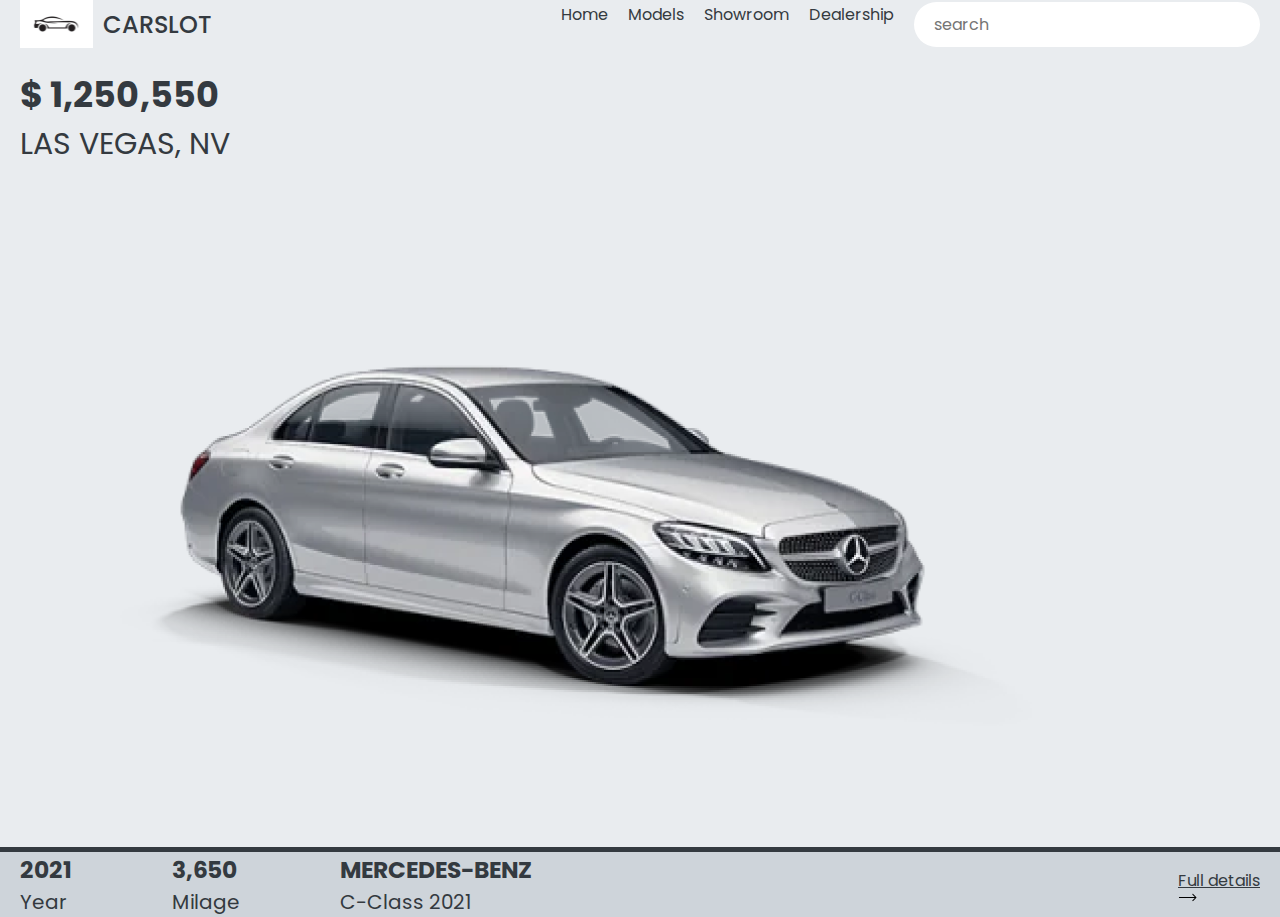
<file: Morning/index.html>
<!DOCTYPE html>
<html lang="en">
  <head>
    <meta charset="UTF-8" />
    <meta name="viewport" content="width=device-width, initial-scale=1.0" />
    <title>Carslot</title>
    <link
      rel="stylesheet"
      href="https://cdn.jsdelivr.net/npm/bootstrap-icons@1.10.5/font/bootstrap-icons.css"
    />
    <link rel="stylesheet" href="style.css" />
  </head>
  <body>
    <header>
      <div class="logo">
        <div class="img">
          <img src="./Asset/carlogo.svg" alt="company logo" srcset="" />
        </div>
        <h1>CARSLOT</h1>
      </div>
      <div class="menu-items">
        <ul>
          <li>Home</li>
          <li>Models</li>
          <li>Showroom</li>
          <li>Dealership</li>
        </ul>
        <div class="search">
          <input type="text" name="" id="search" placeholder="search" />
        </div>
      </div>
      <button><i class="bi bi-search"></i></button>
    </header>

    <!-- Main -->
    <main>
      <div class="price">
        <h3>$ 1,250,550</h3>
        <p>LAS VEGAS, NV</p>
      </div>
      <img src="./Asset/merc2.png" alt="image of a car" srcset="" />
    </main>

    <footer>
      <div class="menu-items">
        <div>
          <h3>2021</h3>
          <p>year</p>
        </div>
        <div>
          <h3>3,650</h3>
          <p>milage</p>
        </div>
        <div>
          <h3>MERCEDES-BENZ</h3>
          <p>c-class 2021</p>
        </div>
      </div>

      <div>
        <button>Full details</button>
        <img src="./Asset/arrow.svg" alt="arrow" />
      </div>
    </footer>
  </body>
</html>
</file>
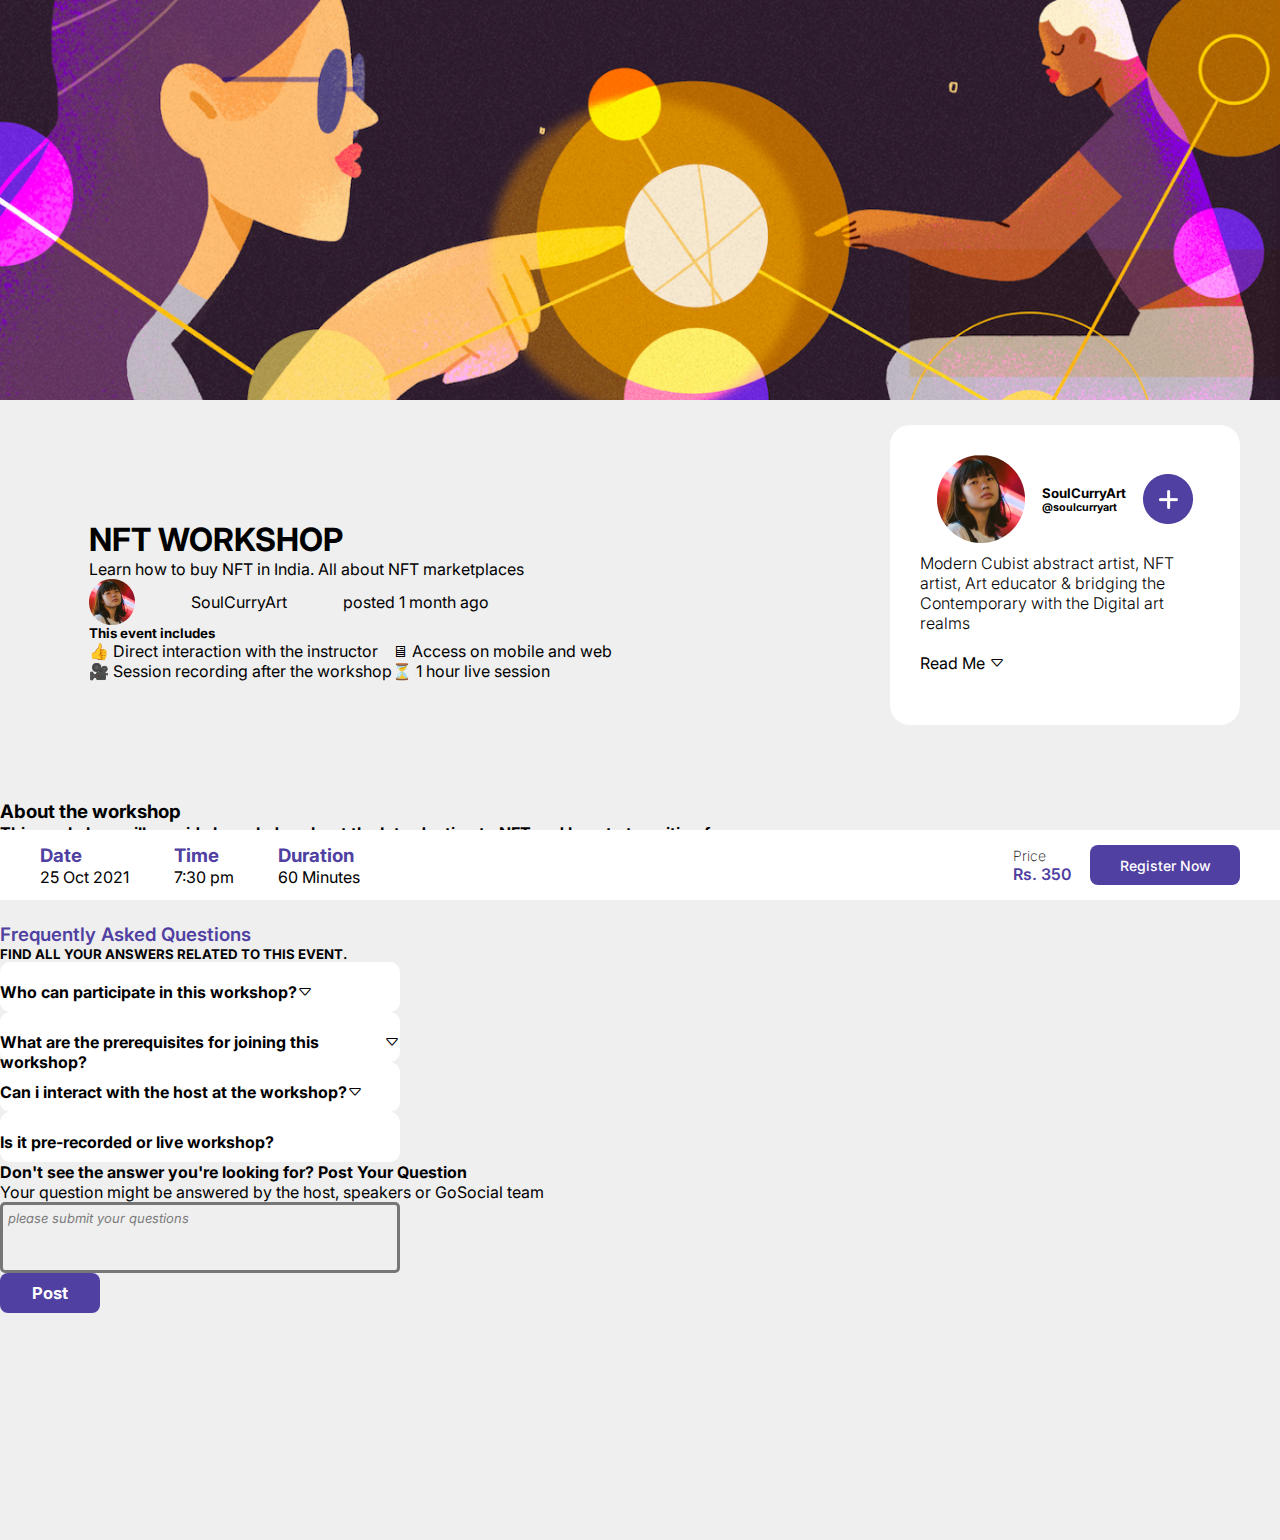
<file: Assesment/two/index.html>
<!DOCTYPE html>
<html lang="en">
  <head>
    <meta charset="UTF-8" />
    <meta name="viewport" content="width=device-width, initial-scale=1.0" />
    <title>NFT Workshop</title>
    <link
      rel="stylesheet"
      href="https://cdn.jsdelivr.net/npm/bootstrap-icons@1.10.5/font/bootstrap-icons.css"
    />
    <link rel="stylesheet" href="style.css" />
  </head>
  <body>
    <header>
      <div id="art-header"></div>
    </header>
    <main>
      <div id="main-body">
        <div class="content">
          <div class="detail">
            <div class="Title">
              <h1>NFT WORKSHOP</h1>
              <p>Learn how to buy NFT in India. All about NFT marketplaces</p>
            </div>
            <div class="account">
              <img src="./Asset/ProfilepicCircle.png" alt="profile picture" />
              <p>SoulCurryArt</p>
              <p id="last-posted">posted 1 month ago</p>
            </div>
            <h5>This event includes</h5>
            <div class="benifit">
              <div class="icon-1">
                <p>&#x1F44D; Direct interaction with the instructor</p>
                <p>&#127909; Session recording after the workshop</p>
              </div>
              <div class="icon-2">
                <p>&#128421; Access on mobile and web</p>
                <p>&#9203; 1 hour live session</p>
              </div>
            </div>
          </div>
        </div>
        <div class="p2">
          <div class="page-2">
            <div class="about-2">
              <h3>About the workshop</h3>
              <h4>
                This workshop will provide knowledge about the Introduction to
                NFT and how to transition from traditional art into NFT. The
                creator will talk about new paradigm shift in artistic
                acceptance, and the future of digital art....
              </h4>
              <button>Read Me</button>
            </div>
          </div>
          <div class="question">
            <h3>Frequently Asked Questions</h3>
            <h5>FIND ALL YOUR ANSWERS RELATED TO THIS EVENT.</h5>
          </div>
          <div class="selection">
            <div class="q1">
              <h4>Who can participate in this workshop?</h4>
              <i class="bi bi-caret-down"></i>
            </div>
            <div class="q2">
              <h4>What are the prerequisites for joining this workshop?</h4>
              <i class="bi bi-caret-down"></i>
            </div>
            <div class="q3">
              <h4>Can i interact with the host at the workshop?</h4>
              <i class="bi bi-caret-down"></i>
            </div>
            <div class="q4">
              <h4>Is it pre-recorded or live workshop?</h4>
            </div>
          </div>
          <div class="ask-question">
            <h4>Don't see the answer you're looking for? Post Your Question</h4>
            <p>
              Your question might be answered by the host, speakers or GoSocial
              team
            </p>
            <div class="ask-box">
              <p>please submit your questions</p>
            </div>
            <button>
              <h5>Post</h5>
            </button>
          </div>
        </div>
      </div>

      <div class="testimony">
        <div class="container">
          <div class="profile-2">
            <img src="./Asset/ProfilepicBig.jpg" alt="Profile picture" />
            <div>
              <h5>SoulCurryArt</h5>
              <h6>@soulcurryart</h6>
            </div>
            <img src="./Asset/Ellipse 7.jpg" alt="add button" />
          </div>
          <h4>
            Modern Cubist abstract artist, NFT artist, Art educator & bridging
            the Contemporary with the Digital art realms
          </h4>
          <button>
            Read Me
            <i class="bi bi-caret-down"></i>
          </button>
        </div>
      </div>
    </main>
  </body>

  <!-- FOOTER -->

  <footer>
    <div class="menu-items">
      <div>
        <h3>Date</h3>
        <p>25 Oct 2021</p>
      </div>
      <div>
        <h3>Time</h3>
        <p>7:30 pm</p>
      </div>
      <div>
        <h3>Duration</h3>
        <p>60 Minutes</p>
      </div>
    </div>

    <div class="Register">
      <div class="Price">
        <h2>Price</h2>
        <p>Rs. 350</p>
      </div>
      <button>Register Now</button>
    </div>
  </footer>
</html>
</file>
<file: Morning/style.css>
@import url("https://fonts.googleapis.com/css2?family=Poppins:ital,wght@0,100;0,200;0,300;0,400;0,500;0,600;0,700;0,800;0,900;1,100;1,200;1,300;1,400;1,500;1,600;1,700;1,800;1,900&display=swap");

* {
  margin: 0;
  padding: 0;
  box-sizing: border-box;
}

button,
input,
a {
  all: unset;
}

body {
  font-family: Poppins;
  background-color: #e9ecef;
  color: #343a40;
  height: 100vh;
  width: 100vw;
  display: flex;
  flex-direction: column;
}

header,
footer {
  display: flex;
  justify-content: space-between;
  align-items: center;
  height: 100px;
  padding-left: 20px;
  padding-right: 20px;
}

header .menu-items,
footer .menu-items {
  display: flex;
  gap: 20px;
}
header .logo {
  display: flex;
  justify-content: space-between;
  align-items: center;
  gap: 10px;
}

header .logo h1 {
  font-weight: 500;
  font-size: 24px;
}
header .logo .img {
  background-color: white;
  padding: 5px;
  display: flex;
  justify-content: center;
  align-items: center;
}

header .menu-items ul {
  list-style: none;
  display: flex;
  gap: 20px;
}
header .menu-items .search {
  background-color: white;
  border-radius: 100px;
}

header .menu-items input {
  padding: 10px;
  padding-left: 20px;
}

header button {
  display: none;
}

/* main */
main {
  flex-grow: 1;
}

img {
  display: flex;
  justify-content: center;
  align-items: center;
  flex-grow: 1;
  position: relative;
}

.price {
  font-size: 30px;
  padding-left: 20px;
  padding-top: 20px;
  position: relative;
  z-index: 2;
}

/* Footer */
footer {
  background-color: #ced4da;
  border-top: 5px solid;
}
footer .menu-items {
  font-size: 20px;
  display: flex;
  gap: 100px;
  text-transform: capitalize;
}
footer button {
  text-decoration: underline;
}

/* mobile css */
/* 800px & below */
@media (max-width: 800px) {
  header .menu-items {
    display: none;
  }

  .price {
    left: 50%;
    transform: translateX(-50);
    text-align: center;
  }

  footer {
    flex-direction: column;
    background-color: transparent;
    border: none;
    gap: 20px;
  }

  footer button {
    text-decoration: none;
    background-color: black;
    color: white;
    border-radius: 100px;
  }
}

@media print {
  button {
    display: none;
  }
}
</file>
<file: Assesment/two/style.css>
@import url("https://fonts.googleapis.com/css2?family=Bebas+Neue&family=Inter:wght@100;200;300;400;500;600;700;800;900&family=Manrope:wght@200;300;400;500;600;700;800&family=Poppins:ital,wght@0,100;0,200;0,300;0,400;0,500;0,600;0,700;0,800;0,900;1,100;1,200;1,300;1,400;1,500;1,600;1,700;1,800;1,900&display=swap");

* {
  margin: 0;
  padding: 0;
  box-sizing: border-box;
  font-family: Inter;
}

button,
input,
a {
  all: unset;
}

body {
  background-color: rgb(239, 239, 239);
  width: 100vw;
  height: 1540px;
  display: flex;
  flex-direction: column;
  justify-content: start;
  align-items: center;
  flex-grow: 1;
}

#art-header {
  width: 100vw;
  height: 400px;
}

#art-header {
  background-image: url(./Asset/WebHeader\ 1.jpg);
  background-size: cover;
  background-position: center;
}
/* main */
main {
  width: 100vw;
  display: flex;
  flex-direction: row;
  justify-content: start;
  align-items: start;
}

main .main-body {
  width: 500px;
}

main .content {
  height: 400px;
  width: 700px;
  display: flex;
  flex-direction: row;
  justify-content: space-evenly;
  align-items: center;
}

main .detail {
  width: auto;
  display: flex;
  flex-direction: column;
  justify-content: start;
  /* align-items: start; */
}

main .account {
  width: 400px;
  display: flex;
  flex-direction: row;
  justify-content: space-between;
  align-items: center;
}

main .benifit {
  display: flex;
  flex-direction: row;
}
/* about-pg2 */

.page-2 {
  padding-bottom: 20px;
}

/* FAQ */

.ask-question button {
  text-align: center;
  position: relative;
  color: white;
  height: 40px;
  width: 100px;
  background-color: #5040a1;
  font-weight: 100;
  font-size: 20px;
  border-radius: 8px;
}

.question h3 {
  color: #5040a1;
  font-weight: 600;
}
.q1,
.q2,
.q3,
.q4 {
  font-weight: 100;
  background-color: white;
  border-radius: 10px;
  height: 50px;
  width: 400px;
  padding-top: 20px;
  display: flex;
  flex-direction: row;
}
.ask-question {
  padding-bottom: 40px;
}
/* post your question */
.ask-box {
  padding: 5px;
  padding-bottom: 60px;
  font-size: small;
  font-style: italic;
  height: 40px;
  width: 400px;
  border: solid;
  border-radius: 5px;
  opacity: 50%;
}

/* Testimony */
main .testimony {
  /* width: 20%; */
  position: sticky;
  top: 100px;
  padding: 25px;
  padding-left: 100px;
  padding-right: 40px;
}

main .container {
  padding: 30px;
  height: 300px;
  width: 350px;
  background-color: white;
  border-radius: 20px;
}
.profile-2 {
  padding-bottom: 10px;
  display: flex;
  flex-direction: row;
  justify-content: space-evenly;
  align-items: center;
}

.testimony h4 {
  font-weight: 300;
  padding-bottom: 20px;
}

.container h3 {
  font-weight: 300;
}

/* Footer */

footer {
  background-color: white;
  width: 100vw;
  height: 70px;
  position: sticky;
  bottom: 0;
  display: flex;
  flex-direction: row;
  justify-content: space-between;
  align-items: center;
  padding-right: 40px;
}

footer .menu-items {
  width: 400px;
  display: flex;
  flex-direction: row;
  justify-content: space-between;
  align-items: center;
  padding-left: 40px;
  padding-right: 40px;
}

.menu-items h3 {
  color: #5040a1;
}

.Register {
  display: flex;
  flex-direction: row;
  justify-content: start;
  align-items: center;
}

.Price {
  padding-right: 18px;
}
footer button {
  text-align: center;
  position: relative;
  color: white;
  height: 40px;
  width: 150px;
  background-color: #5040a1;
  font-weight: 500;
  font-size: 14px;
  border-radius: 8px;
}
.Register h2 {
  font-weight: 200;
  font-size: 14px;
}

.Register p {
  font-weight: 600;
  color: #5040a1;
}
</file>
